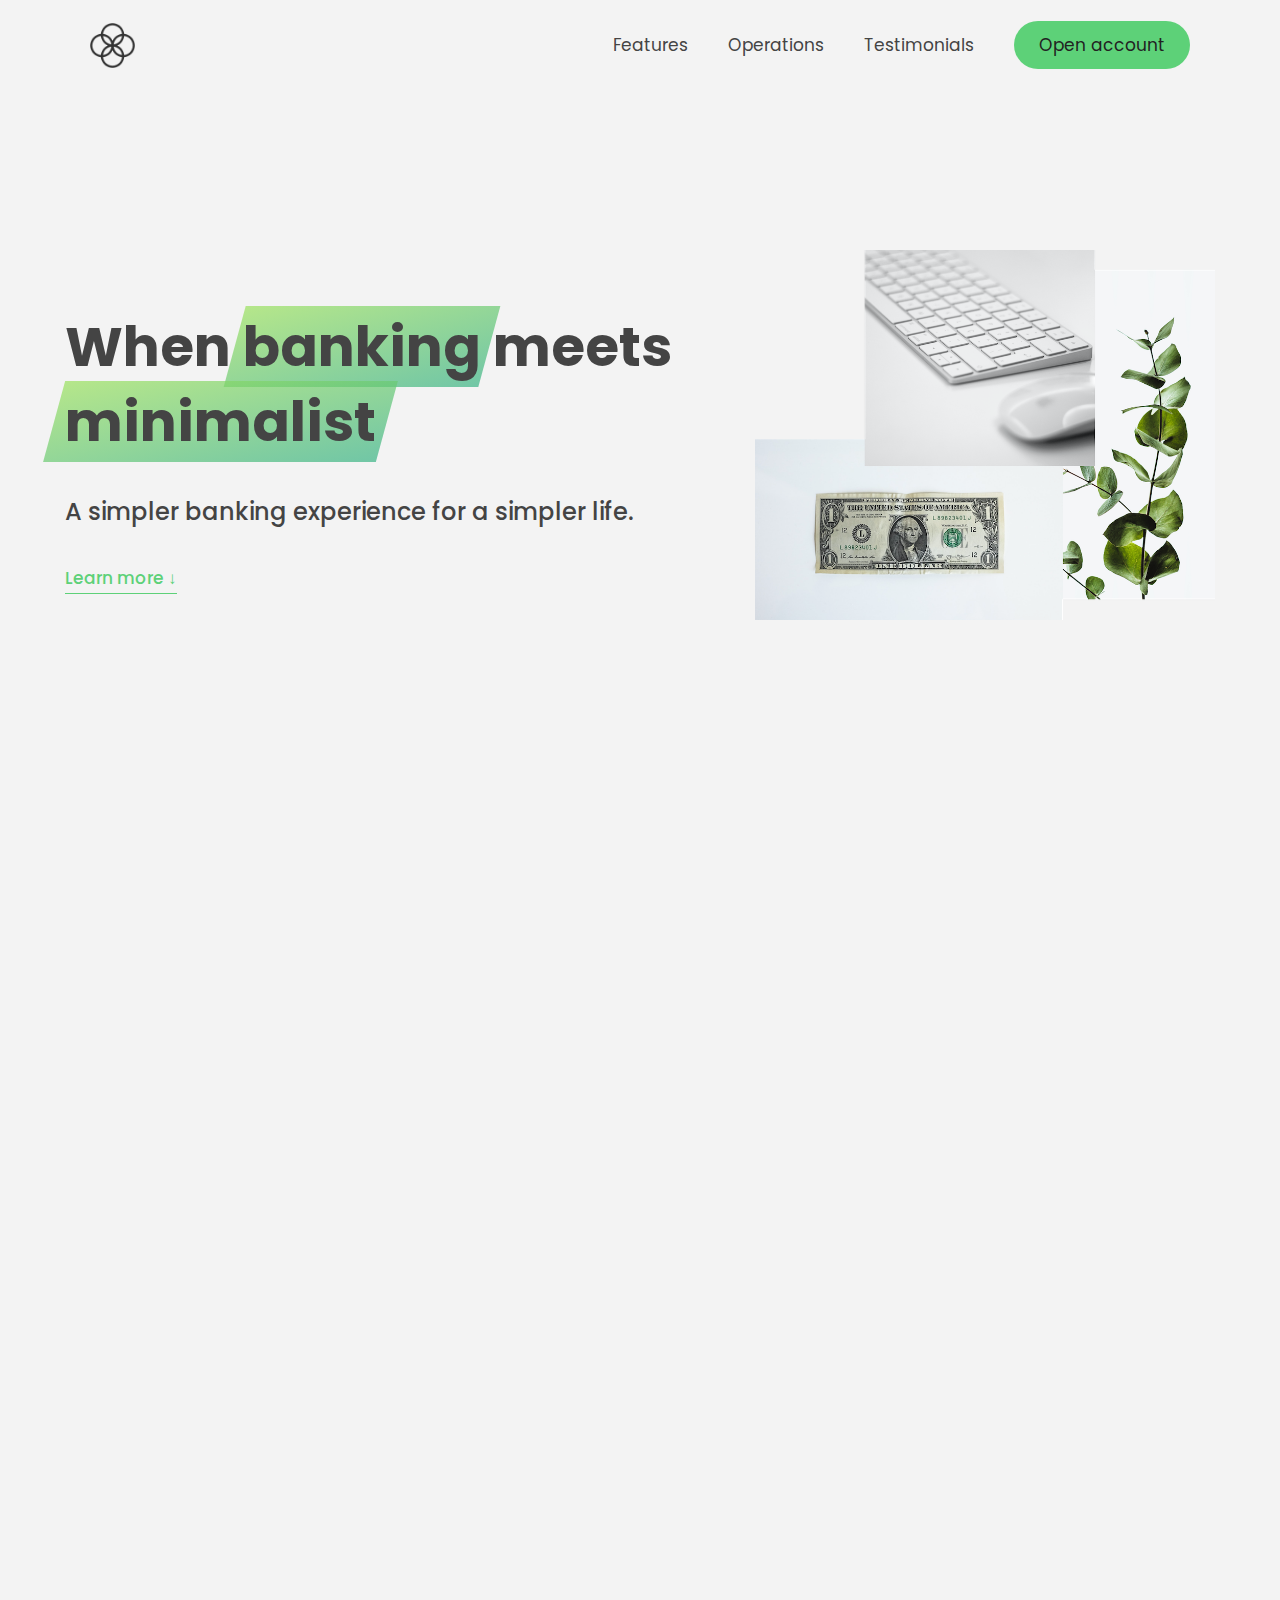
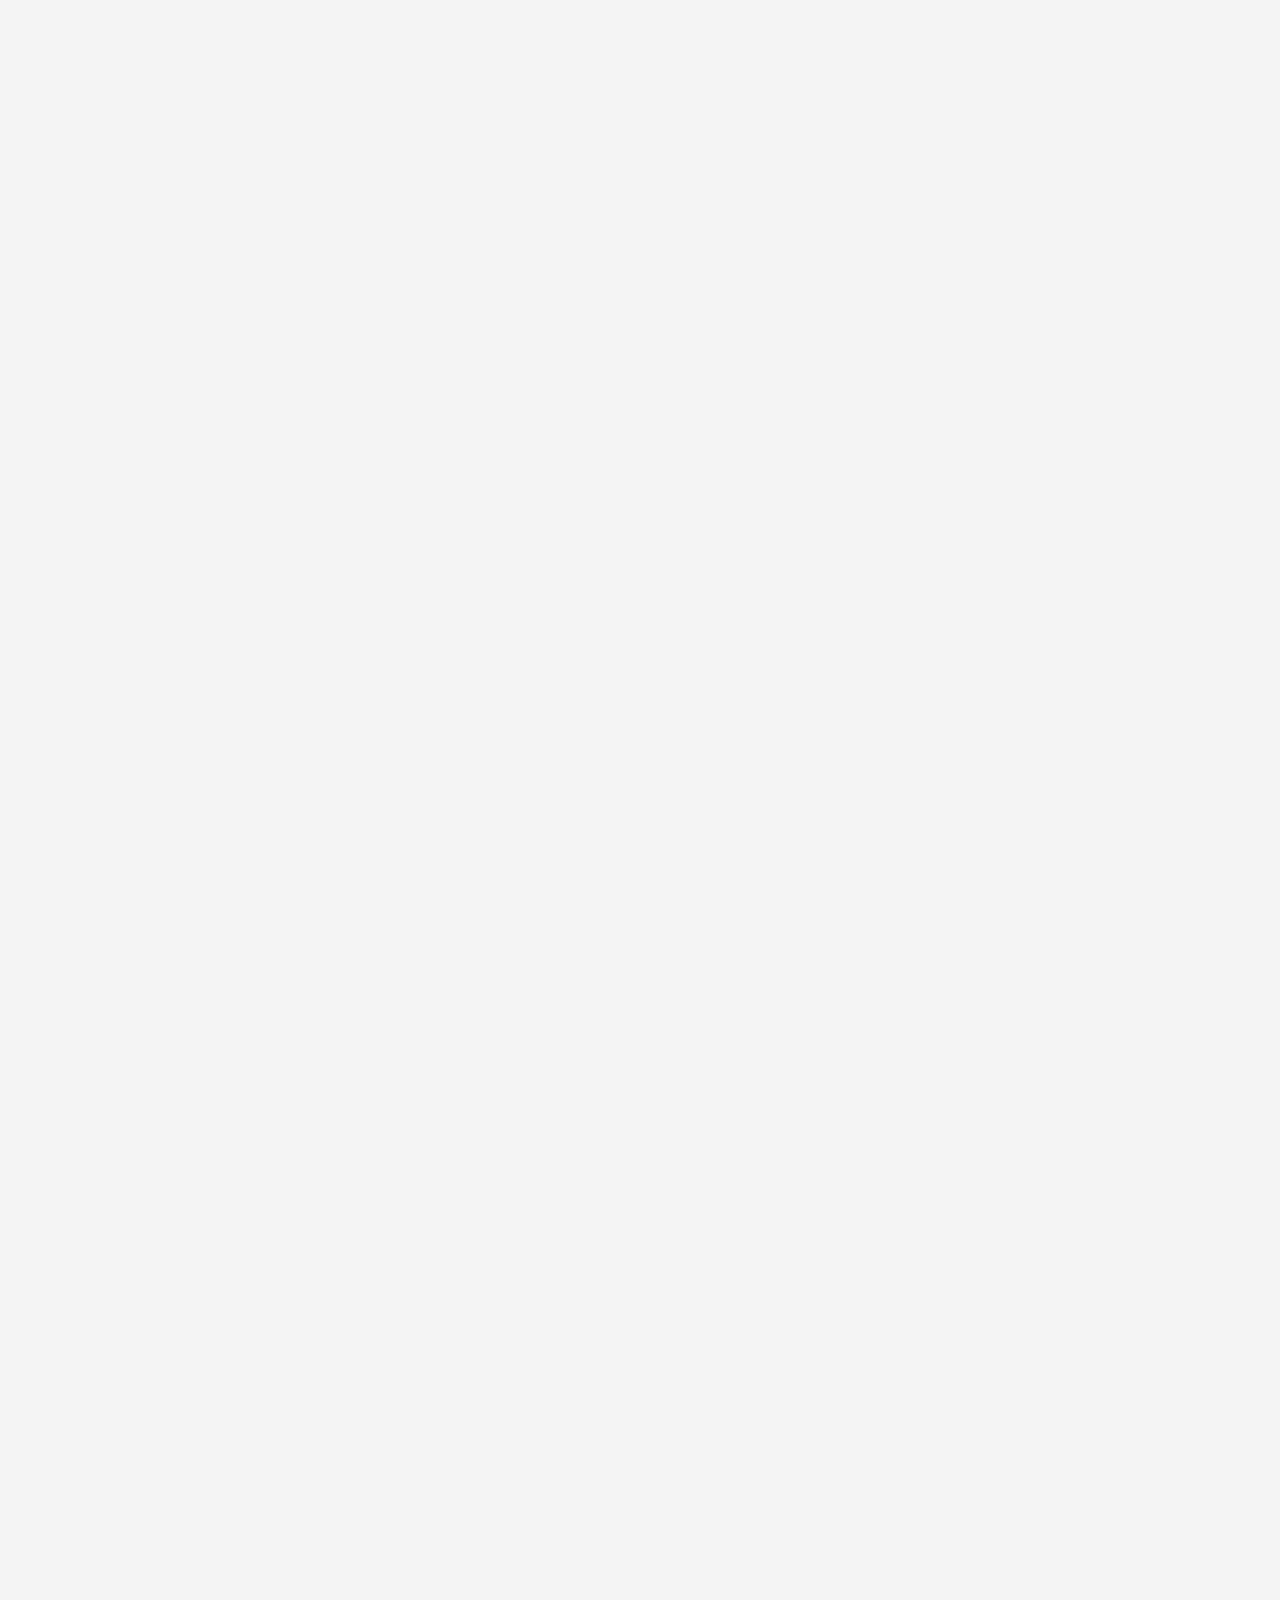
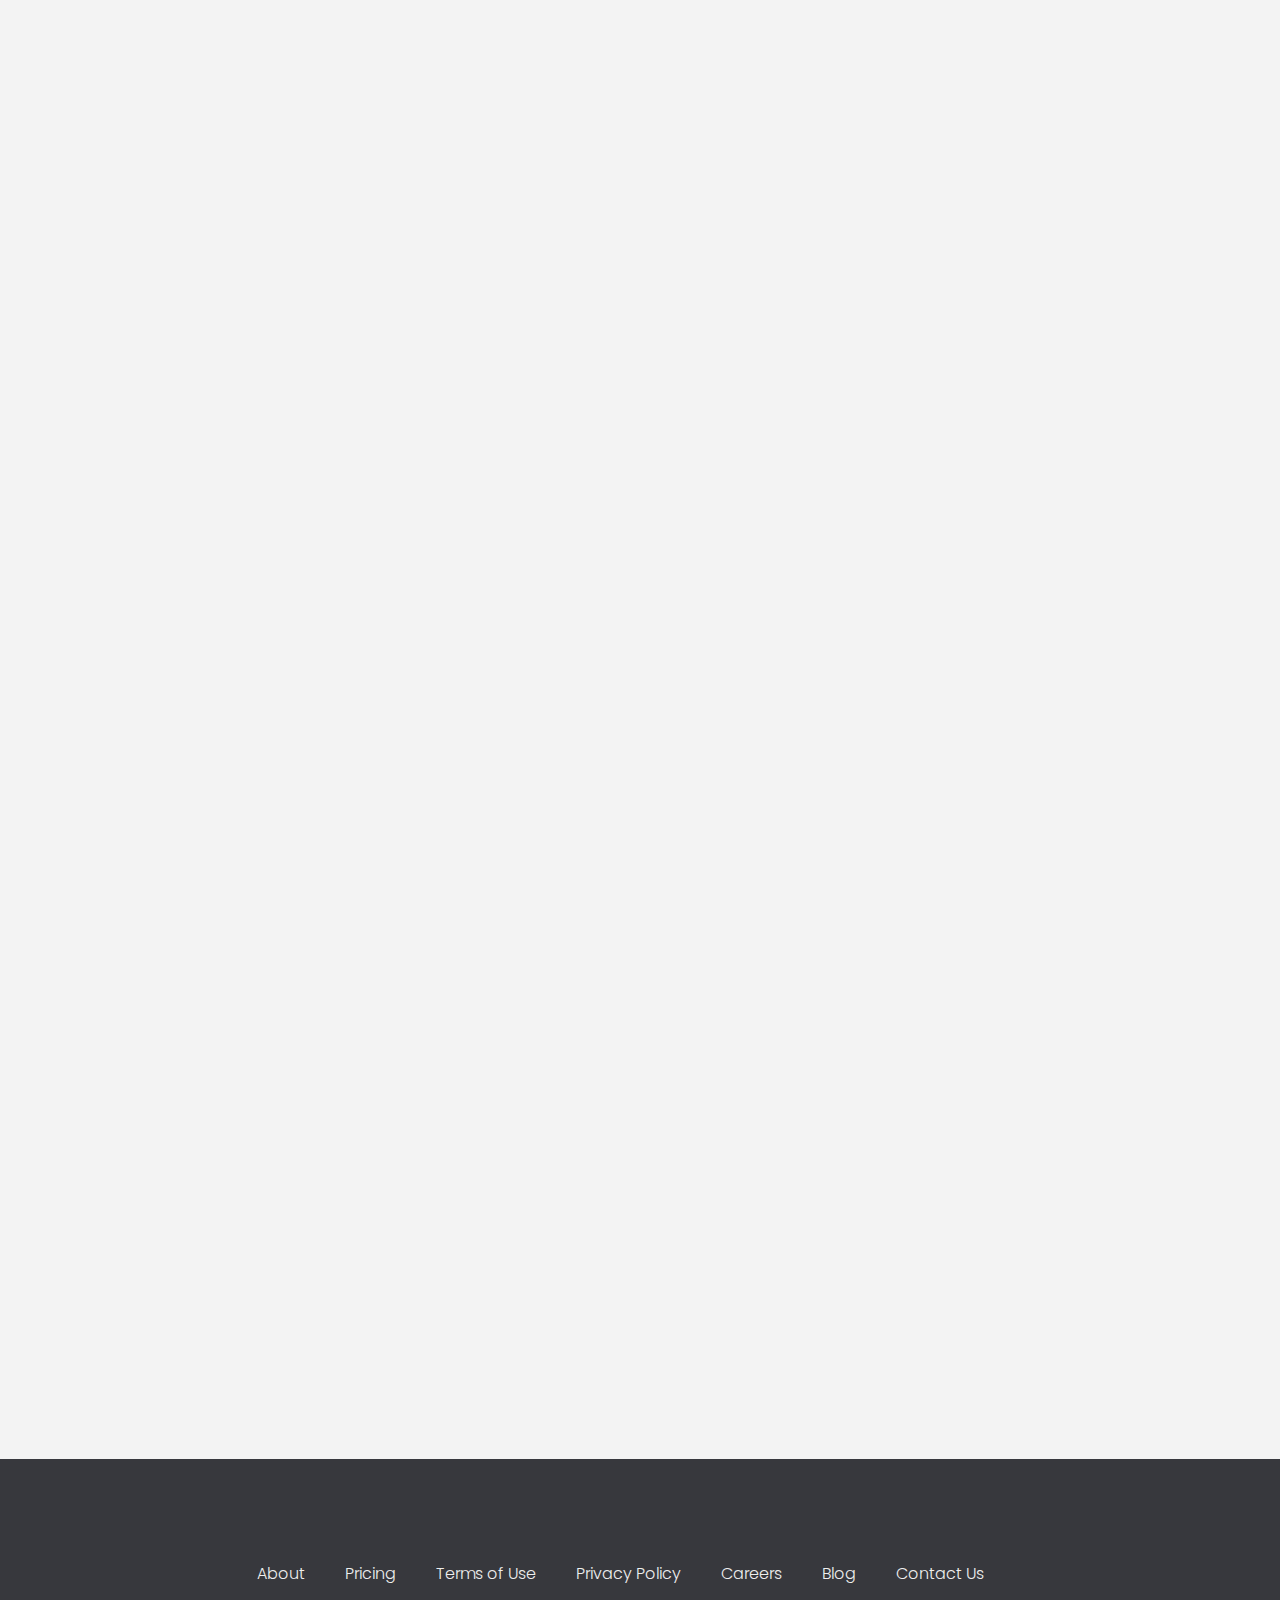
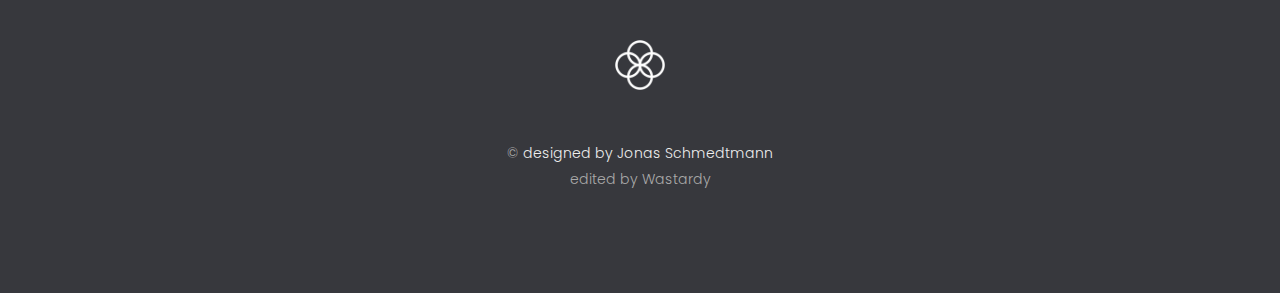
<file: index.html>
<!DOCTYPE html>
<html lang="en">
    <head>
        <meta charset="UTF-8" />
        <meta name="viewport" content="width=device-width, initial-scale=1.0" />
        <meta http-equiv="X-UA-Compatible" content="ie=edge" />
        <link rel="shortcut icon" type="image/png" href="img/icon.png" />

        <link
            href="https://fonts.googleapis.com/css?family=Poppins:300,400,500,600&display=swap"
            rel="stylesheet"
        />
        <link rel="stylesheet" href="./css/website.css" />
        <title>Web Bank</title>

        <script defer src="./js/website.js"></script>
    </head>
    <body>
        <header class="header">
            <nav class="nav">
                <img
                    src="./images/logo.png"
                    alt="Bank logo"
                    class="nav__logo"
                    id="logo"
                />
                <ul class="nav__links">
                    <li class="nav__item">
                        <a class="nav__link" href="#section--1">
                            Features
                        </a>
                    </li>
                    <li class="nav__item">
                        <a class="nav__link" href="#section--2">
                            Operations
                        </a>
                    </li>
                    <li class="nav__item">
                        <a class="nav__link" href="#section--3">
                            Testimonials
                        </a>
                    </li>
                    <li class="nav__item">
                        <a class="nav__link nav__link--btn btn--show-modal" href="#">
                            Open account
                        </a>
                    </li>
                </ul>
            </nav>

            <div class="header__title">
                <h1>
                    When
                    <!-- Green highlight effect -->
                    <span class="highlight">banking</span>
                    meets<br />
                    <span class="highlight">minimalist</span>
                </h1>
                <h4>A simpler banking experience for a simpler life.</h4>
                <button class="btn--text btn--scroll-to">Learn more &DownArrow;</button>
                <img
                    src="./images/hero.png"
                    class="header__img"
                    alt="Minimalist bank items"
                />
            </div>
        </header>

        <section class="section" id="section--1">
            <div class="section__title">
                <h2 class="section__description">Features</h2>
                <h3 class="section__header">
                    Everything you need in a modern bank and more.
                </h3>
            </div>

            <div class="features">
                <img
                    src="./images/digital_lazy.jpg"
                    data-src="./images/digital.jpg"
                    alt="Computer"
                    class="features__img lazy-img"
                />
                <div class="features__feature">
                    <div class="features__icon">
                        <svg>
                        <use xlink:href="./images/icons.svg#icon-monitor"></use>
                        </svg>
                    </div>
                    <h5 class="features__header">100% digital bank</h5>
                    <p>
                        Experience the future of banking with a fully 
                        digital platform. No more long lines at the 
                        bank or waiting for service. Manage your account, 
                        make transfers, and access financial services anytime, anywhere.
                    </p>
                </div>

                <div class="features__feature">
                    <div class="features__icon">
                        <svg>
                            <use xlink:href="./images/icons.svg#icon-trending-up"></use>
                        </svg>
                    </div>
                    <h5 class="features__header">Watch your money grow</h5>
                    <p>
                        Our competitive interest rates and smart investment 
                        options ensure your savings grow over time. Monitor 
                        your account growth in real-time, with charts and insights.
                    </p>
                </div>
                <img
                    src="./images/grow_lazy.jpg"
                    data-src="./images/grow.jpg"
                    alt="Plant"
                    class="features__img lazy-img"
                />

                <img
                    src="./images/card_lazy.jpg"
                    data-src="./images/card.jpg"
                    alt="Credit card"
                    class="features__img lazy-img"
                />
                <div class="features__feature">
                    <div class="features__icon">
                        <svg>
                            <use xlink:href="./images/icons.svg#icon-credit-card"></use>
                        </svg>
                    </div>
                    <h5 class="features__header">Free debit card included</h5>
                    <p>
                        Get a free debit card when you open an account with us. 
                        Enjoy secure online and in-store shopping with no fees, 
                        along with global access to ATMs for cash withdrawals.
                    </p>
                </div>
            </div>
        </section>

        <!-- Operations -->
        <section class="section" id="section--2">
            <div class="section__title">
                <h2 class="section__description">Operations</h2>
                <h3 class="section__header">
                    Everything as simple as possible, but no simpler.
                </h3>
            </div>

            <div class="operations">
                <div class="operations__tab-container">
                    <button
                        class="btn operations__tab operations__tab--1 operations__tab--active"
                        data-tab="1"
                    >
                        <span>01</span>Instant Transfers
                    </button>
                    <button class="btn operations__tab operations__tab--2" data-tab="2">
                        <span>02</span>Instant Loans
                    </button>
                    <button class="btn operations__tab operations__tab--3" data-tab="3">
                        <span>03</span>Instant Closing
                    </button>
                </div>

                <div class="operations__content operations__content--1 operations__content--active">
                    <div class="operations__icon operations__icon--1">
                        <svg>
                            <use xlink:href="./images/icons.svg#icon-upload"></use>
                        </svg>
                    </div>
                    <h5 class="operations__header">
                        Tranfser money to anyone, instantly! No fees, no BS.
                    </h5>
                    <p>
                        Send money to anyone, anywhere in the world, within 
                        seconds. No transaction fees, no hidden charges, and 
                        no complicated processes. Just simple, secure, and 
                        fast transfers at your fingertips.
                    </p>
                </div>

                <div class="operations__content operations__content--2">
                    <div class="operations__icon operations__icon--2">
                        <svg>
                            <use xlink:href="./images/icons.svg#icon-home"></use>
                        </svg>
                    </div>
                    <h5 class="operations__header">
                        Buy a home or make your dreams come true, with instant loans.
                    </h5>
                    <p>
                        Whether you're looking to buy a home or finance your 
                        next big project, our instant loan service gives you 
                        fast access to funds with minimal paperwork and competitive 
                        rates. No more waiting for approval!
                    </p>
                </div>

                <div class="operations__content operations__content--3">
                    <div class="operations__icon operations__icon--3">
                        <svg>
                        <use xlink:href="./images/icons.svg#icon-user-x"></use>
                        </svg>
                    </div>
                    <h5 class="operations__header">
                        No longer need your account? No problem! Close it instantly.
                    </h5>
                    <p>
                        If you decide to close your account, the process is 
                        quick and hassle-free. Just a few clicks, and your 
                        account will be closed immediately, with no extra fees 
                        or waiting time.
                    </p>
                </div>
            </div>
        </section>

        <!-- Testimonials -->
        <section class="section" id="section--3">
            <div class="section__title section__title--testimonials">
                <h2 class="section__description">Not sure yet?</h2>
                <h3 class="section__header">
                    Millions of Bankists are already making their lifes simpler.
                </h3>
            </div>

            <div class="slider">
                <div class="slide slide--1">
                    <div class="testimonial">
                        <h5 class="testimonial__header">Best financial decision ever!</h5>
                        <blockquote class="testimonial__text">
                            Switching to this digital bank was the best decision 
                            I’ve ever made. The process is seamless, and I can 
                            manage my finances anywhere, anytime. The customer 
                            support is exceptional, and the fees are non-existent!
                        </blockquote>
                        <address class="testimonial__author">
                            <img 
                                src="./images/user_1.jpg" 
                                alt="" 
                                class="testimonial__photo"
                            />
                            <h6 class="testimonial__name">Aarav Lynn</h6>
                            <p class="testimonial__location">San Francisco, USA</p>
                        </address>
                    </div>
                </div>

                <div class="slide slide--2">
                    <div class="testimonial">
                        <h5 class="testimonial__header">
                            The last step to becoming a complete minimalist
                        </h5>
                        <blockquote class="testimonial__text">
                            I’ve always wanted to simplify my financial life, 
                            and this digital bank made it happen. I no longer 
                            juggle multiple bank accounts, credit cards, and 
                            paperwork. It’s a one-stop solution for all my banking 
                            needs, and I couldn’t be happier with how easy and 
                            intuitive it is.
                        </blockquote>
                        <address class="testimonial__author">
                            <img 
                                src="./images/user_2.jpg" 
                                alt="" 
                                class="testimonial__photo" 
                            />
                            <h6 class="testimonial__name">Miyah Miles</h6>
                            <p class="testimonial__location">London, UK</p>
                        </address>
                </div>
                </div>

                <div class="slide slide--3">
                    <div class="testimonial">
                        <h5 class="testimonial__header">
                            Finally free from old-school banks
                        </h5>
                        <blockquote class="testimonial__text">
                            I’ve been tied down to traditional banks for years, 
                            dealing with hidden fees, slow services, and poor 
                            customer support. With this digital bank, I feel free. 
                            Transactions are instant, I can manage everything 
                            from my phone, and I no longer have to deal with 
                            frustrating bank visits. It’s a whole new world.
                        </blockquote>
                        <address class="testimonial__author">
                            <img 
                                src="./images/user_3.jpg" 
                                alt="" 
                                class="testimonial__photo" 
                            />
                            <h6 class="testimonial__name">Francisco Gomes</h6>
                            <p class="testimonial__location">Lisbon, Portugal</p>
                        </address>
                    </div>
                </div>

                <!-- <div class="slide"><img src="img/img-1.jpg" alt="Photo 1" /></div>
                <div class="slide"><img src="img/img-2.jpg" alt="Photo 2" /></div>
                <div class="slide"><img src="img/img-3.jpg" alt="Photo 3" /></div>
                <div class="slide"><img src="img/img-4.jpg" alt="Photo 4" /></div> -->
                <button class="slider__btn slider__btn--left">
                    &larr;
                </button>
                <button class="slider__btn slider__btn--right">
                    &rarr;
                </button>
                <div class="dots"></div>
            </div>
        </section>

        <section class="section section--sign-up">
            <div class="section__title">
                <h3 class="section__header">
                    The best day to join Bankist was one year 
                    ago. The second best is today!
                </h3>
            </div>
            <button class="btn btn--show-modal">
                Open your free account today!
            </button>
        </section>

        <footer class="footer">
            <ul class="footer__nav">
                <li class="footer__item">
                    <a class="footer__link" href="#">About</a>
                </li>
                <li class="footer__item">
                    <a class="footer__link" href="#">Pricing</a>
                </li>
                <li class="footer__item">
                    <a class="footer__link" href="#">Terms of Use</a>
                </li>
                <li class="footer__item">
                    <a class="footer__link" href="#">Privacy Policy</a>
                </li>
                <li class="footer__item">
                    <a class="footer__link" href="#">Careers</a>
                </li>
                <li class="footer__item">
                    <a class="footer__link" href="#">Blog</a>
                </li>
                <li class="footer__item">
                    <a class="footer__link" href="#">Contact Us</a>
                </li>
            </ul>
            <img 
                src="./images/icon.png" 
                alt="Logo" 
                class="footer__logo" 
            />
            <p class="footer__copyright">
                &copy;
                <a
                    class="footer__link twitter-link"
                    target="_blank"
                    href="https://twitter.com/jonasschmedtman"
                >
                    designed by  Jonas Schmedtmann
                </a>
                
            </p>
            <p class="footer__copyright">edited by Wastardy</p>
        </footer>

        <div class="modal hidden">
            <button class="btn--close-modal">
                &times;
            </button>
            <h2 class="modal__header">
                Open your bank account <br />in just 
                <span class="highlight">5 minutes</span>
            </h2>
            <form class="modal__form">
                <label>First Name</label>
                <input type="text" />
                <label>Last Name</label>
                <input type="text" />
                <label>Email Address</label>
                <input type="email" />
                <button class="btn">Next step &rarr;</button>
            </form>
        </div>
        <div class="overlay hidden"></div>

        <!-- <script src="./js/website.js"></script> -->
    </body>
</html>
</file>
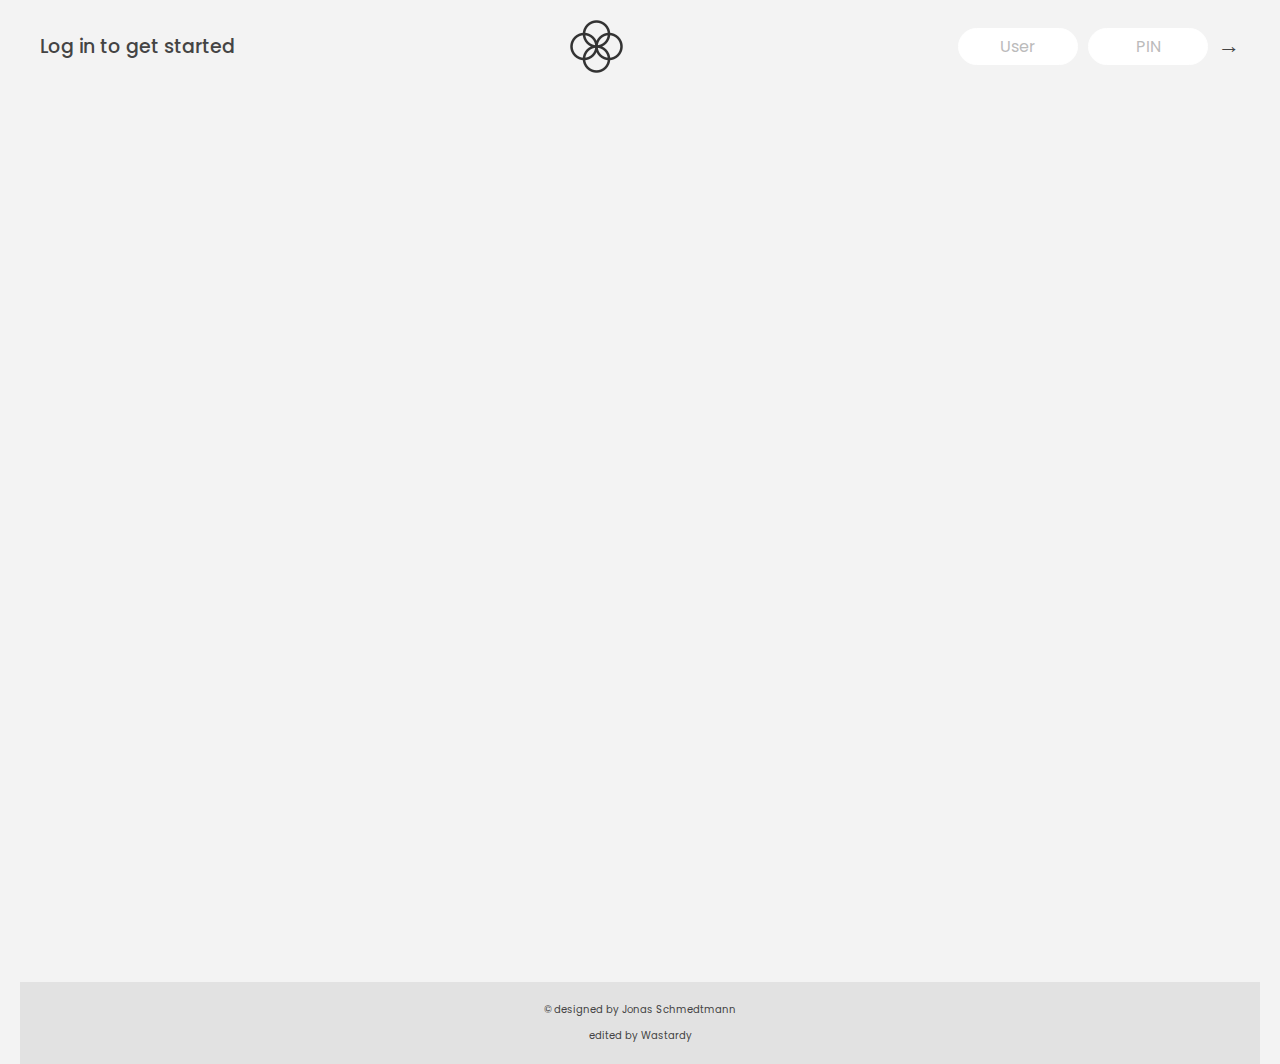
<file: account.html>
<!DOCTYPE html>
<html lang="en">
    <head>
        <meta charset="UTF-8" />
        <meta name="viewport" content="width=device-width, initial-scale=1.0" />
        <meta http-equiv="X-UA-Compatible" content="ie=edge" />
        <link rel="shortcut icon" type="image/png" href="./images/icon.png" />

        <link
            href="https://fonts.googleapis.com/css?family=Poppins:400,500,600&display=swap"
            rel="stylesheet"
        />

        <link rel="stylesheet" href="./css/account.css" />
        <title>Web Bank</title>
    </head>
    <body>
        <!-- TOP NAVIGATION -->
        <nav>
            <p class="welcome">Log in to get started</p>
            <img src="./images/logo.png" alt="Logo" class="logo" />
            <form class="login">
                <input
                    type="text"
                    placeholder="User"
                    class="login__input login__input--user"
                />
                <input
                    type="text"
                    placeholder="PIN"
                    maxlength="4"
                    class="login__input login__input--pin"
                />
                <button class="login__btn">&rarr;</button>
            </form>
        </nav>

        <main class="app">
        <!-- BALANCE -->
            <div class="balance">
                <div>
                    <p class="balance__label">Current balance</p>
                    <p class="balance__date">
                        As of <span class="date">05/03/2037</span>
                    </p>
                </div>
                <p class="balance__value">0000€</p>
            </div>

        <!-- MOVEMENTS -->
            <div class="movements">
                <div class="movements__row">
                    <div class="movements__type movements__type--deposit">
                        2 deposit
                    </div>
                    <div class="movements__date">3 days ago</div>
                    <div class="movements__value">4 000€</div>
                </div>

                <div class="movements__row">
                    <div class="movements__type movements__type--withdrawal">
                        1 withdrawal
                    </div>
                    <div class="movements__date">24/01/2037</div>
                    <div class="movements__value">-378€</div>
                </div>
            </div>

            <!-- SUMMARY -->
            <div class="summary">
                <p class="summary__label">In</p>
                <p class="summary__value summary__value--in">0000€</p>
                <p class="summary__label">Out</p>
                <p class="summary__value summary__value--out">0000€</p>
                <p class="summary__label">Interest</p>
                <p class="summary__value summary__value--interest">0000€</p>
                <button class="btn--sort">&downarrow; SORT</button>
            </div>

            <!-- OPERATION: TRANSFERS -->
            <div class="operation operation--transfer">
                <h2>Transfer money</h2>
                <form class="form form--transfer">
                    <input 
                        type="text" 
                        class="form__input form__input--to" 
                    />
                    <input 
                        type="number" 
                        class="form__input form__input--amount" 
                    />
                    <button class="form__btn form__btn--transfer">
                        &rarr;
                    </button>
                    <label class="form__label">Transfer to</label>
                    <label class="form__label">Amount</label>
                </form>
            </div>

            <!-- OPERATION: LOAN -->
            <div class="operation operation--loan">
                <h2>Request loan</h2>
                <form class="form form--loan">
                    <input 
                        type="number" 
                        class="form__input form__input--loan-amount" 
                    />
                    <button class="form__btn form__btn--loan">
                        &rarr;
                    </button>
                    <label class="form__label form__label--loan">
                        Amount
                    </label>
                </form>
            </div>

            <!-- OPERATION: Delete -->
            <div class="operation operation--close-cover">
                Delete account
            </div>

            <div class="operation operation--close">
                <h2>Delete account</h2>
                <form class="form form--close">
                    <input 
                        type="text" 
                        class="form__input form__input--user" 
                    />
                    <input
                        type="password"
                        maxlength="6"
                        class="form__input form__input--pin"
                    />
                    <button class="form__btn form__btn--close">
                        &rarr;
                    </button>
                    <label class="form__label">Confirm user</label>
                    <label class="form__label">Confirm PIN</label>
                </form>
            </div>

        <!-- LOGOUT TIMER -->
        <p class="logout-timer">
            You will be logged out in 
            <span class="timer">05:00</span>
        </p>
        </main>

        <footer class="footer">
            <p>&copy; designed by Jonas Schmedtmann</p>
            <p>edited by Wastardy</p>
        </footer>

        <script src="./js/account.js"></script>
    </body>
</html>
</file>
<file: css/website.css>
/* The page is NOT responsive. You can implement responsiveness yourself if you wanna have some fun 😃 */

:root {
    --color-primary: #5dd178;
    --color-secondary: #1d8551cb;
    --color-tertiary: #194b44b6;
    --color-primary-darker: #30c272;
    --color-secondary-darker: #278757;
    --color-tertiary-darker: #0e342fb6;
    --color-primary-opacity: #5ec5763a;
    --color-secondary-opacity: #5ec57687;
    --color-tertiary-opacity: #26433e47;
    --gradient-primary: linear-gradient(to top left, #39b385, #9be15d);
    --gradient-secondary: linear-gradient(to top left, #266f4a, #63e4a1);
}

* {
    margin: 0;
    padding: 0;
    box-sizing: inherit;
}

html {
    font-size: 62.5%;
    box-sizing: border-box;
}

body {
    font-family: 'Poppins', sans-serif;
    font-weight: 300;
    color: #444;
    line-height: 1.9;
    background-color: #f3f3f3;
}

/* GENERAL ELEMENTS */
.section {
    padding: 15rem 3rem;
    border-top: 1px solid #ddd;

    transition: transform 1s, opacity 1s;
}

.section--hidden {
    opacity: 0;
    transform: translateY(8rem);
}

.section__title {
    max-width: 80rem;
    margin: 0 auto 8rem auto;
}

.section__description {
    font-size: 1.8rem;
    font-weight: 600;
    text-transform: uppercase;
    color: var(--color-primary);
    margin-bottom: 1rem;
}

.section__header {
    font-size: 4rem;
    line-height: 1.3;
    font-weight: 500;
}

.btn {
    display: inline-block;
    background-color: var(--color-primary);
    font-size: 1.6rem;
    font-family: inherit;
    font-weight: 500;
    border: none;
    padding: 1.25rem 4.5rem;
    border-radius: 10rem;
    cursor: pointer;
    transition: all 0.3s;
}

.btn:hover {
    background-color: var(--color-primary-darker);
}

.btn--text {
    display: inline-block;
    background: none;
    font-size: 1.7rem;
    font-family: inherit;
    font-weight: 500;
    color: var(--color-primary);
    border: none;
    border-bottom: 1px solid currentColor;
    padding-bottom: 2px;
    cursor: pointer;
    transition: all 0.3s;
}

p {
    color: #666;
}

/* This is BAD for accessibility! Don't do in the real world! */
button:focus {
    outline: none;
}

img {
    transition: filter 0.5s;
}

.lazy-img {
    filter: blur(20px);
}

/* NAVIGATION */
.nav {
    display: flex;
    justify-content: space-between;
    align-items: center;
    height: 9rem;
    width: 100%;
    padding: 0 6rem;
    z-index: 100;
    transition: background-color 0.6s ease-in-out, padding 1s ease-in-out;
}

/* nav and stickly class at the same time */
.nav.sticky {
    position: fixed;
    top: 0;
    left: 0;
    width: 100%;
    background-color: rgba(255, 255, 255, 0.95);
    padding: 0 4rem; /* change for smooth animation */
}

.nav__logo {
    height: 4.5rem;
    transition: all 0.3s;
}

.nav__links {
    display: flex;
    align-items: center;
    list-style: none;
}

.nav__item {
    margin-left: 4rem;
}

.nav__link:link,
.nav__link:visited {
    font-size: 1.7rem;
    font-weight: 400;
    color: inherit;
    text-decoration: none;
    display: block;
    transition: all 0.3s;
}

.nav__link--btn:link,
.nav__link--btn:visited {
    padding: 0.8rem 2.5rem;
    border-radius: 3rem;
    background-color: var(--color-primary);
    color: #222;
}

.nav__link--btn:hover,
.nav__link--btn:active {
    color: inherit;
    background-color: var(--color-primary-darker);
    color: #333;
}

/* HEADER */
.header {
    padding: 0 3rem;
    height: 100vh;
    display: flex;
    flex-direction: column;
    align-items: center;
}

.header__title {
    flex: 1;

    max-width: 115rem;
    display: grid;
    grid-template-columns: 3fr 2fr;
    row-gap: 3rem;
    align-content: center;
    justify-content: center;

    align-items: start;
    justify-items: start;
}

h1 {
    font-size: 5.5rem;
    line-height: 1.35;
}

h4 {
    font-size: 2.4rem;
    font-weight: 500;
}

.header__img {
    width: 100%;
    grid-column: 2 / 3;
    grid-row: 1 / span 4;
    transform: translateY(-6rem);
}

.highlight {
    position: relative;
}

.highlight::after {
    display: block;
    content: '';
    position: absolute;
    bottom: 0;
    left: 0;
    height: 100%;
    width: 100%;
    z-index: -1;
    opacity: 0.7;
    transform: scale(1.07, 1.05) skewX(-15deg);
    background-image: var(--gradient-primary);
}

/* FEATURES */
.features {
    display: grid;
    grid-template-columns: 1fr 1fr;
    gap: 4rem;
    margin: 0 12rem;
}

.features__img {
    width: 100%;
}

.features__feature {
    align-self: center;
    justify-self: center;
    width: 70%;
    font-size: 1.5rem;
}

.features__icon {
    display: flex;
    align-items: center;
    justify-content: center;
    background-color: var(--color-primary-opacity);
    height: 5.5rem;
    width: 5.5rem;
    border-radius: 50%;
    margin-bottom: 2rem;
}

.features__icon svg {
    height: 2.5rem;
    width: 2.5rem;
    fill: var(--color-primary);
}

.features__header {
    font-size: 2rem;
    margin-bottom: 1rem;
}

/* OPERATIONS */
.operations {
    max-width: 100rem;
    margin: 12rem auto 0 auto;

    background-color: #fff;
}

.operations__tab-container {
    display: flex;
    justify-content: center;
}

.operations__tab {
    margin-right: 2.5rem;
    transform: translateY(-50%);
}

.operations__tab span {
    margin-right: 1rem;
    font-weight: 600;
    display: inline-block;
}

.operations__tab--1 {
    background-color: var(--color-secondary);
}

.operations__tab--1:hover {
    background-color: var(--color-secondary-darker);
}

.operations__tab--3 {
    background-color: var(--color-tertiary);
    margin: 0;
}

.operations__tab--3:hover {
    background-color: var(--color-tertiary-darker);
}

.operations__tab--active {
    transform: translateY(-66%);
}

.operations__content {
    display: none;

    /* JUST PRESENTATIONAL */
    font-size: 1.7rem;
    padding: 2.5rem 7rem 6.5rem 7rem;
}

.operations__content--active {
    display: grid;
    grid-template-columns: 7rem 1fr;
    column-gap: 3rem;
    row-gap: 0.5rem;
}

.operations__header {
    font-size: 2.25rem;
    font-weight: 500;
    align-self: center;
}

.operations__icon {
    display: flex;
    align-items: center;
    justify-content: center;
    height: 7rem;
    width: 7rem;
    border-radius: 50%;
}

.operations__icon svg {
    height: 2.75rem;
    width: 2.75rem;
}

.operations__content p {
    grid-column: 2;
}

.operations__icon--1 {
    background-color: var(--color-secondary-opacity);
}
.operations__icon--2 {
    background-color: var(--color-primary-opacity);
}
.operations__icon--3 {
    background-color: var(--color-tertiary-opacity);
}
.operations__icon--1 svg {
    fill: var(--color-secondary-darker);
}
.operations__icon--2 svg {
    fill: var(--color-primary);
}
.operations__icon--3 svg {
    fill: var(--color-tertiary);
}

/* SLIDER */
.slider {
    max-width: 100rem;
    height: 50rem;
    margin: 0 auto;
    position: relative;

    /* IN THE END */
    overflow: hidden;
}

.slide {
    position: absolute;
    top: 0;
    width: 100%;
    height: 50rem;

    display: flex;
    align-items: center;
    justify-content: center;

    /* THIS creates the animation! */
    transition: transform 1s;
}

.slide > img {
    /* Only for images that have different size than slide */
    width: 100%;
    height: 100%;
    object-fit: cover;
}

.slider__btn {
    position: absolute;
    top: 50%;
    z-index: 10;

    border: none;
    background: rgba(255, 255, 255, 0.7);
    font-family: inherit;
    color: #333;
    border-radius: 50%;
    height: 5.5rem;
    width: 5.5rem;
    font-size: 3.25rem;
    cursor: pointer;
}

.slider__btn--left {
    left: 6%;
    transform: translate(-50%, -50%);
}

.slider__btn--right {
    right: 6%;
    transform: translate(50%, -50%);
}

.dots {
    position: absolute;
    bottom: 5%;
    left: 50%;
    transform: translateX(-50%);
    display: flex;
}

.dots__dot {
    border: none;
    background-color: #b9b9b9;
    opacity: 0.7;
    height: 1rem;
    width: 1rem;
    border-radius: 50%;
    margin-right: 1.75rem;
    cursor: pointer;
    transition: all 0.5s;

    /* Only necessary when overlying images */
    /* box-shadow: 0 0.6rem 1.5rem rgba(0, 0, 0, 0.7); */
}

.dots__dot:last-child {
    margin: 0;
}

.dots__dot--active {
    /* background-color: #fff; */
    background-color: #888;
    opacity: 1;
}

/* TESTIMONIALS */
.testimonial {
    width: 65%;
    position: relative;
}

.testimonial::before {
    content: '\201C';
    position: absolute;
    top: -5.7rem;
    left: -6.8rem;
    line-height: 1;
    font-size: 20rem;
    font-family: inherit;
    color: var(--color-primary);
    z-index: -1;
}

.testimonial__header {
    font-size: 2.25rem;
    font-weight: 500;
    margin-bottom: 1.5rem;
}

.testimonial__text {
    font-size: 1.7rem;
    margin-bottom: 3.5rem;
    color: #666;
}

.testimonial__author {
    margin-left: 3rem;
    font-style: normal;

    display: grid;
    grid-template-columns: 6.5rem 1fr;
    column-gap: 2rem;
}

.testimonial__photo {
    grid-row: 1 / span 2;
    width: 6.5rem;
    border-radius: 50%;
}

.testimonial__name {
    font-size: 1.7rem;
    font-weight: 500;
    align-self: end;
    margin: 0;
}

.testimonial__location {
    font-size: 1.5rem;
}

.section__title--testimonials {
    margin-bottom: 4rem;
}

/* SIGNUP */
.section--sign-up {
    background-color: #37383d;
    border-top: none;
    border-bottom: 1px solid #444;
    text-align: center;
    padding: 10rem 3rem;
}

.section--sign-up .section__header {
    color: #fff;
    text-align: center;
}

.section--sign-up .section__title {
    margin-bottom: 6rem;
}

.section--sign-up .btn {
    font-size: 1.9rem;
    padding: 2rem 5rem;
}

/* FOOTER */
.footer {
    padding: 10rem 3rem;
    background-color: #37383d;
}

.footer__nav {
    list-style: none;
    display: flex;
    justify-content: center;
    margin-bottom: 5rem;
}

.footer__item {
    margin-right: 4rem;
}

.footer__link {
    font-size: 1.6rem;
    color: #eee;
    text-decoration: none;
}

.footer__logo {
    height: 5rem;
    display: block;
    margin: 0 auto;
    margin-bottom: 5rem;
}

.footer__copyright {
    font-size: 1.4rem;
    color: #aaa;
    text-align: center;
}

.footer__copyright .footer__link {
    font-size: 1.4rem;
}

/* MODAL WINDOW */
.modal {
    position: fixed;
    top: 50%;
    left: 50%;
    transform: translate(-50%, -50%);
    max-width: 60rem;
    background-color: #f3f3f3;
    padding: 5rem 6rem;
    box-shadow: 0 4rem 6rem rgba(0, 0, 0, 0.3);
    z-index: 1000;
    transition: all 0.5s;
}

.overlay {
    position: fixed;
    top: 0;
    left: 0;
    width: 100%;
    height: 100%;
    background-color: rgba(0, 0, 0, 0.5);
    backdrop-filter: blur(4px);
    z-index: 100;
    transition: all 0.5s;
}

.modal__header {
    font-size: 3.25rem;
    margin-bottom: 4.5rem;
    line-height: 1.5;
}

.modal__form {
    margin: 0 3rem;
    display: grid;
    grid-template-columns: 1fr 2fr;
    align-items: center;
    gap: 2.5rem;
}

.modal__form label {
    font-size: 1.7rem;
    font-weight: 500;
}

.modal__form input {
    font-size: 1.7rem;
    padding: 1rem 1.5rem;
    border: 1px solid #ddd;
    border-radius: 0.5rem;
}

.modal__form button {
    grid-column: 1 / span 2;
    justify-self: center;
    margin-top: 1rem;
}

.btn--close-modal {
    font-family: inherit;
    color: inherit;
    position: absolute;
    top: 0.5rem;
    right: 2rem;
    font-size: 4rem;
    cursor: pointer;
    border: none;
    background: none;
}

.hidden {
    visibility: hidden;
    opacity: 0;
}

/* COOKIE MESSAGE */
.cookie-message {
    display: flex;
    align-items: center;
    justify-content: space-evenly;
    width: 100%;
    background-color: white;
    color: #bbb;
    font-size: 1.5rem;
    font-weight: 400;
}
</file>
<file: css/account.css>
* {
    margin: 0;
    padding: 0;
    box-sizing: border-box;
}

html {
    font-size: 62.5%;
    box-sizing: border-box;
}

body {
    font-family: "Poppins", sans-serif;
    color: #444;
    background-color: #f3f3f3;
    height: 100vh;
    padding: 2rem;
}

nav {
    display: flex;
    justify-content: space-between;
    align-items: center;
    padding: 0 2rem;
}

.welcome {
    font-size: 1.9rem;
    font-weight: 500;
}

.logo {
    height: 5.25rem;
}

.login {
    display: flex;
}

.login__input {
    border: none;
    padding: 0.5rem 2rem;
    font-size: 1.6rem;
    font-family: inherit;
    text-align: center;
    width: 12rem;
    border-radius: 10rem;
    margin-right: 1rem;
    color: inherit;
    border: 1px solid #fff;
    transition: all 0.3s;
}

.login__input:focus {
    outline: none;
    border: 1px solid #ccc;
}

.login__input::placeholder {
    color: #bbb;
}

.login__btn {
    border: none;
    background: none;
    font-size: 2.2rem;
    color: inherit;
    cursor: pointer;
    transition: all 0.3s;
}

.login__btn:hover,
.login__btn:focus,
.btn--sort:hover,
.btn--sort:focus {
    outline: none;
    color: #777;
}

/* MAIN */
.app {
    position: relative;
    max-width: 100rem;
    margin: 4rem auto;
    display: grid;
    grid-template-columns: 4fr 3fr;
    grid-template-rows: auto repeat(3, 15rem) auto;
    gap: 2rem;

    opacity: 0;
    transition: all 1s;
}

.balance {
    grid-column: 1 / span 2;
    display: flex;
    align-items: flex-end;
    justify-content: space-between;
    margin-bottom: 2rem;
}

.balance__label {
    font-size: 2.2rem;
    font-weight: 500;
    margin-bottom: -0.2rem;
}

.balance__date {
    font-size: 1.4rem;
    color: #888;
}

.balance__value {
    font-size: 4.5rem;
    font-weight: 400;
}

/* MOVEMENTS */
.movements {
    grid-row: 2 / span 3;
    background-color: #fff;
    border-radius: 1rem;
    overflow: scroll;
}

.movements__row {
    padding: 2.25rem 4rem;
    display: flex;
    align-items: center;
    border-bottom: 1px solid #eee;
}

.movements__type {
    font-size: 1.1rem;
    text-transform: uppercase;
    font-weight: 500;
    color: #fff;
    padding: 0.1rem 1rem;
    border-radius: 10rem;
    margin-right: 2rem;
}

.movements__date {
    font-size: 1.1rem;
    text-transform: uppercase;
    font-weight: 500;
    color: #666;
}

.movements__type--deposit {
    background-image: 
        linear-gradient(to top left, #39b385, #9be15d);
}

.movements__type--withdrawal {
    background-image: 
        linear-gradient(to top left, #b31515, #f66e6e);
}

.movements__value {
    font-size: 1.7rem;
    margin-left: auto;
}

/* SUMMARY */
.summary {
    grid-row: 5 / 6;
    display: flex;
    align-items: baseline;
    padding: 0 0.3rem;
    margin-top: 1rem;
}

.summary__label {
    font-size: 1.2rem;
    font-weight: 500;
    text-transform: uppercase;
    margin-right: 0.8rem;
}

.summary__value {
    font-size: 2.2rem;
    margin-right: 2.5rem;
}

.summary__value--in,
.summary__value--interest {
    color: #66c873;
}

.summary__value--out {
    color: #f81515;
}

.btn--sort {
    margin-left: auto;
    border: none;
    background: none;
    font-size: 1.3rem;
    font-weight: 500;
    cursor: pointer;
}

/* OPERATIONS */
.operation {
    border-radius: 1rem;
    padding: 3rem 4rem;
    color: #333;
}

.operation--transfer {
    background-image: 
        linear-gradient(to top left, #266f4a, #63e4a1);
}

.operation--loan {
    background-image: 
        linear-gradient(to top left, #39b385, #9be15d);
}

.operation--close-cover {
    opacity: 1;
    display: flex;
    flex-direction: column;
    align-items: center;
    justify-content: center;
    cursor: pointer;
    margin-top: 20px;
    /* padding: 2rem 4rem; */
    font-size: 20px;
    font-weight: 600;
    color: #000000;
    background-image: 
        linear-gradient(to top left, #858585, #dadada);
}

.operation--close {
    opacity: 0;
    display: flex;
    flex-direction: column;
    margin-top: 20px;
    padding: 2rem 4rem;
    background-image: 
        linear-gradient(to top left, #26433e, #889a95);
    
    transition: opacity 1s;
}

.operation--close .form__label {
    color: #e5e5e5;
}

h2 {
    margin-bottom: 1.5rem;
    font-size: 1.7rem;
    font-weight: 600;
    color: #333;
}

.form {
    display: grid;
    grid-template-columns: 2.5fr 2.5fr 1fr;
    grid-template-rows: auto auto;
    gap: 0.4rem 1rem;
}

/* Exceptions for interst */
.form.form--loan {
    grid-template-columns: 2.5fr 1fr 2.5fr;
}
.form__label--loan {
    grid-row: 2;
}
/* End exceptions */

.form__input {
    width: 100%;
    border: none;
    background-color: rgba(255, 255, 255, 0.4);
    font-family: inherit;
    font-size: 1.5rem;
    text-align: center;
    color: #333;
    padding: 0.3rem 1rem;
    border-radius: 0.7rem;
    transition: all 0.3s;
}

.form__input:focus {
    outline: none;
    background-color: rgba(255, 255, 255, 0.6);
}

.form__label {
    font-size: 1.3rem;
    text-align: center;
}

.form__btn {
    border: none;
    border-radius: 0.7rem;
    font-size: 1.8rem;
    background-color: #fff;
    cursor: pointer;
    transition: all 0.3s;
}

.form__btn:focus {
    outline: none;
    background-color: rgba(255, 255, 255, 0.8);
}

.logout-timer {
    padding: 0 0.3rem;
    margin-top: 1.9rem;
    text-align: right;
    font-size: 1.25rem;
}

.timer {
    font-weight: 600;
}

.footer {
    background-color: #e2e2e2;
    width: 100%;
    display: flex;
    flex-direction: column;
    justify-content: center;
    align-items: center;
    padding: 20px;
}

.footer > p:last-child {
    margin-top: 10px;
}
</file>
